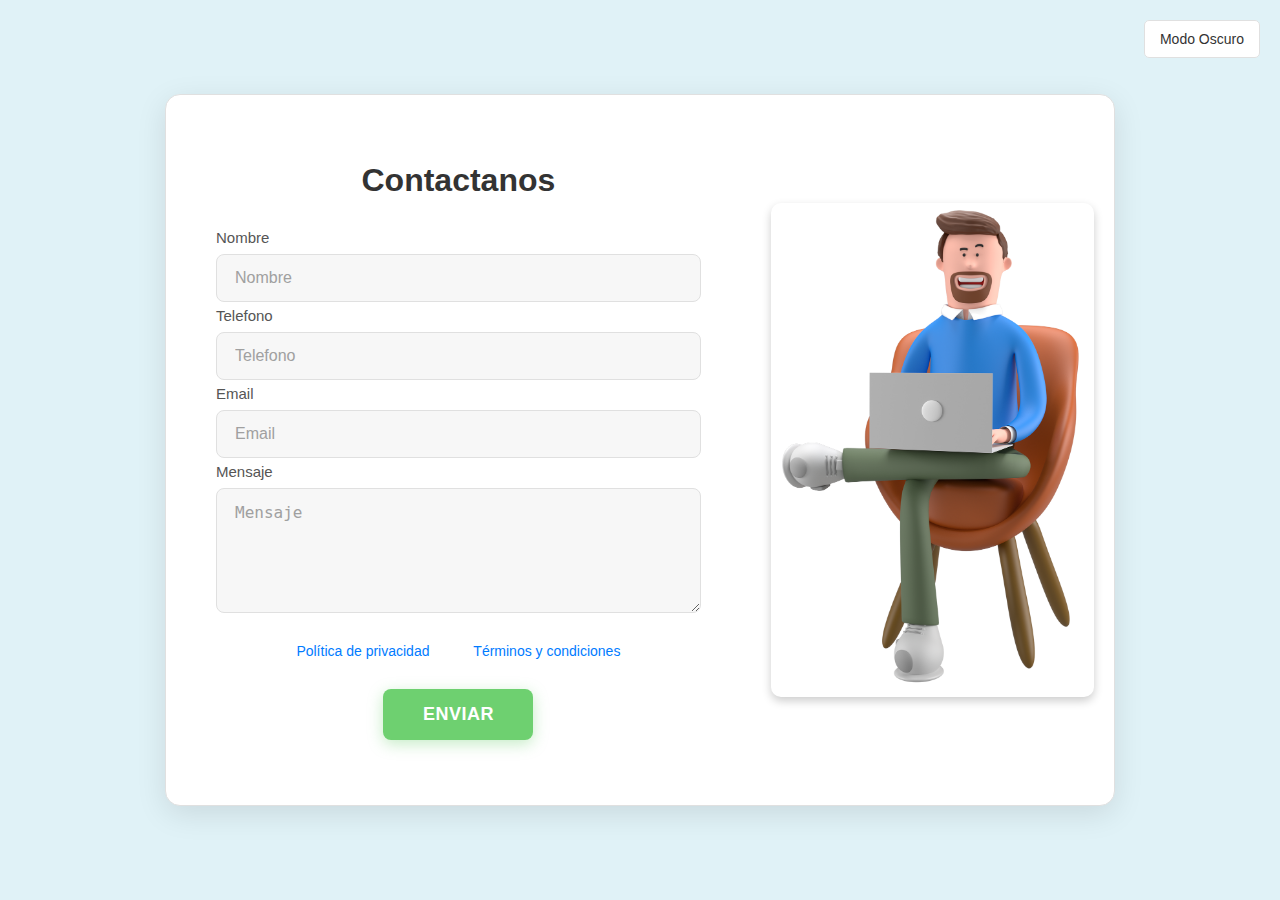
<file: index.html>
<!DOCTYPE html>
<html lang="es">
<head>
    <meta charset="UTF-8">
    <meta name="viewport" content="width=device-width, initial-scale=1.0">
    <title>Contactanos</title>
    <link rel="stylesheet" href="index.css">
    <link rel="icon" href="Tiempo.png" type="image/png">
</head>
<body>
    <div class="theme-switcher">
        <button id="themeToggle">Cambiar Tema</button>
    </div>

    <form action="https://formsubmit.co/codenest365@gmail.com" method="POST" class="form-with-image">
        
        <div class="image-side">
            <img src="persona.png" alt="Persona usando una laptop" class="form-image">
        </div>

        <div class="form-content">
            <h2>Contactanos</h2>

            <div class="input-group">
                <label for="name">Nombre</label>
                <input type="text" name="name" id="name" placeholder="Nombre" required> 

                <label for="phone">Telefono</label>
                <input type="tel" name="phone" id="phone" placeholder="Telefono" required> 

                <label for="email">Email</label>
                <input type="email" name="email" id="email" placeholder="Email" required> 

                <label for="message">Mensaje</label>
                <textarea name="message" id="message" cols="30" rows="5" placeholder="Mensaje" required></textarea> 

                <div class="form-txt">
                    <a href="politica-privacidad.html">Política de privacidad</a> &nbsp; 
                    <a href="terminos-condiciones.html">Términos y condiciones</a>
                </div>

                <input class="btn" type="submit" value="Enviar">

                <input type="hidden" name="_next" value="https://codigotrebor.github.io/web//gracias.html"> 
                <input type="hidden" name="_captcha" value="false"> 
            </div>
        </div>
    </form>

    <script src="theme-switcher.js"></script> 
</body>
</html>
</file>
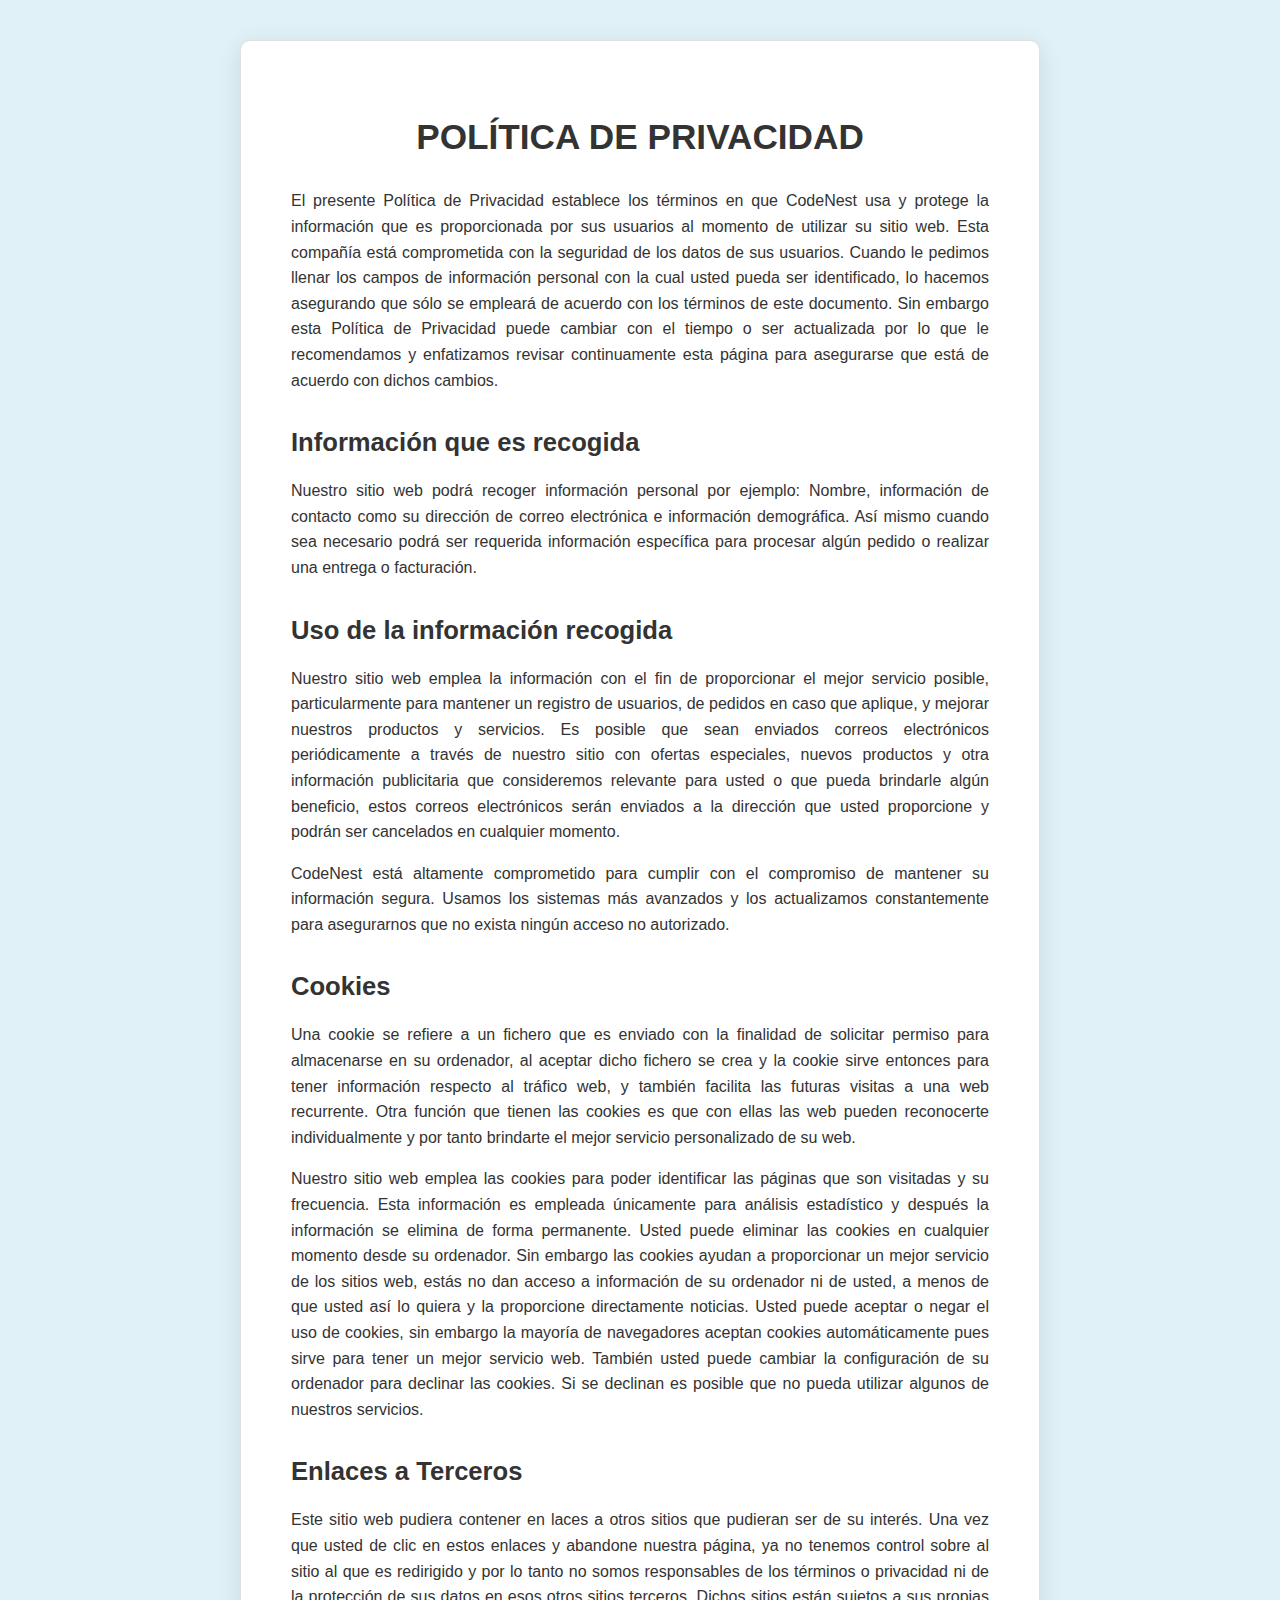
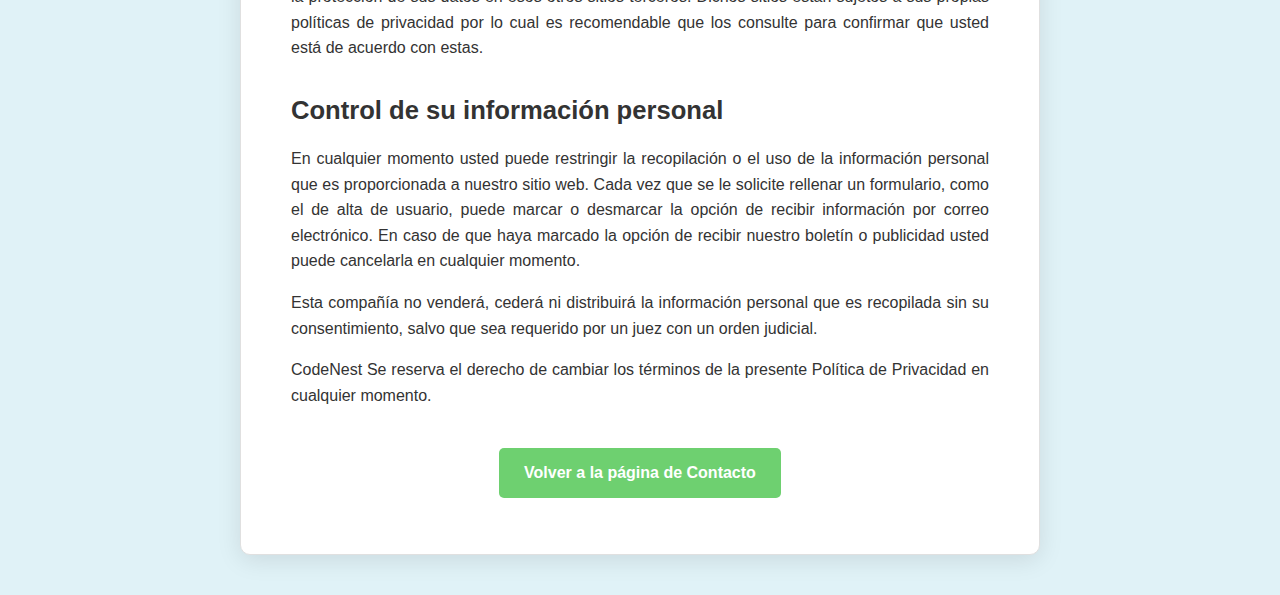
<file: politica-privacidad.html>
<!DOCTYPE html>
<html lang="es">
<head>
    <meta charset="UTF-8">
    <meta name="viewport" content="width=device-width, initial-scale=1.0">
    <title>Política de Privacidad</title>
    <link rel="stylesheet" href="politica-privacidad.css"> 
</head>
<body>
    <div class="container">
        <h3 class="main-policy-title">POLÍTICA DE PRIVACIDAD</h3> 

        <section>
            <p>El presente Política de Privacidad establece los términos en que CodeNest usa y protege la información que es proporcionada por sus usuarios al momento de utilizar su sitio web. Esta compañía está comprometida con la seguridad de los datos de sus usuarios. Cuando le pedimos llenar los campos de información personal con la cual usted pueda ser identificado, lo hacemos asegurando que sólo se empleará de acuerdo con los términos de este documento. Sin embargo esta Política de Privacidad puede cambiar con el tiempo o ser actualizada por lo que le recomendamos y enfatizamos revisar continuamente esta página para asegurarse que está de acuerdo con dichos cambios.</p>
        </section>

        <section>
            <h3>Información que es recogida</h3> 
            <p>Nuestro sitio web podrá recoger información personal por ejemplo: Nombre, información de contacto como su dirección de correo electrónica e información demográfica. Así mismo cuando sea necesario podrá ser requerida información específica para procesar algún pedido o realizar una entrega o facturación.</p>
        </section>

        <section>
            <h3>Uso de la información recogida</h3> 
            <p>Nuestro sitio web emplea la información con el fin de proporcionar el mejor servicio posible, particularmente para mantener un registro de usuarios, de pedidos en caso que aplique, y mejorar nuestros productos y servicios. Es posible que sean enviados correos electrónicos periódicamente a través de nuestro sitio con ofertas especiales, nuevos productos y otra información publicitaria que consideremos relevante para usted o que pueda brindarle algún beneficio, estos correos electrónicos serán enviados a la dirección que usted proporcione y podrán ser cancelados en cualquier momento.</p>
            <p>CodeNest está altamente comprometido para cumplir con el compromiso de mantener su información segura. Usamos los sistemas más avanzados y los actualizamos constantemente para asegurarnos que no exista ningún acceso no autorizado.</p>
        </section>

        <section>
            <h3>Cookies</h3> 
            <p>Una cookie se refiere a un fichero que es enviado con la finalidad de solicitar permiso para almacenarse en su ordenador, al aceptar dicho fichero se crea y la cookie sirve entonces para tener información respecto al tráfico web, y también facilita las futuras visitas a una web recurrente. Otra función que tienen las cookies es que con ellas las web pueden reconocerte individualmente y por tanto brindarte el mejor servicio personalizado de su web.</p>
            <p>Nuestro sitio web emplea las cookies para poder identificar las páginas que son visitadas y su frecuencia. Esta información es empleada únicamente para análisis estadístico y después la información se elimina de forma permanente. Usted puede eliminar las cookies en cualquier momento desde su ordenador. Sin embargo las cookies ayudan a proporcionar un mejor servicio de los sitios web, estás no dan acceso a información de su ordenador ni de usted, a menos de que usted así lo quiera y la proporcione directamente noticias. Usted puede aceptar o negar el uso de cookies, sin embargo la mayoría de navegadores aceptan cookies automáticamente pues sirve para tener un mejor servicio web. También usted puede cambiar la configuración de su ordenador para declinar las cookies. Si se declinan es posible que no pueda utilizar algunos de nuestros servicios.</p>
        </section>

        <section>
            <h3>Enlaces a Terceros</h3> 
            <p>Este sitio web pudiera contener en laces a otros sitios que pudieran ser de su interés. Una vez que usted de clic en estos enlaces y abandone nuestra página, ya no tenemos control sobre al sitio al que es redirigido y por lo tanto no somos responsables de los términos o privacidad ni de la protección de sus datos en esos otros sitios terceros. Dichos sitios están sujetos a sus propias políticas de privacidad por lo cual es recomendable que los consulte para confirmar que usted está de acuerdo con estas.</p>
        </section>

        <section>
            <h3>Control de su información personal</h3> 
            <p>En cualquier momento usted puede restringir la recopilación o el uso de la información personal que es proporcionada a nuestro sitio web. Cada vez que se le solicite rellenar un formulario, como el de alta de usuario, puede marcar o desmarcar la opción de recibir información por correo electrónico. En caso de que haya marcado la opción de recibir nuestro boletín o publicidad usted puede cancelarla en cualquier momento.</p>
            <p>Esta compañía no venderá, cederá ni distribuirá la información personal que es recopilada sin su consentimiento, salvo que sea requerido por un juez con un orden judicial.</p>
        </section>

        <section>
            <p>CodeNest Se reserva el derecho de cambiar los términos de la presente Política de Privacidad en cualquier momento.</p>
        </section>

        <p class="back-link">
            <a href="index.html">Volver a la página de Contacto</a>
        </p>
    </div>

    <script src="theme-switcher.js"></script> 
</body>
</html>
</file>
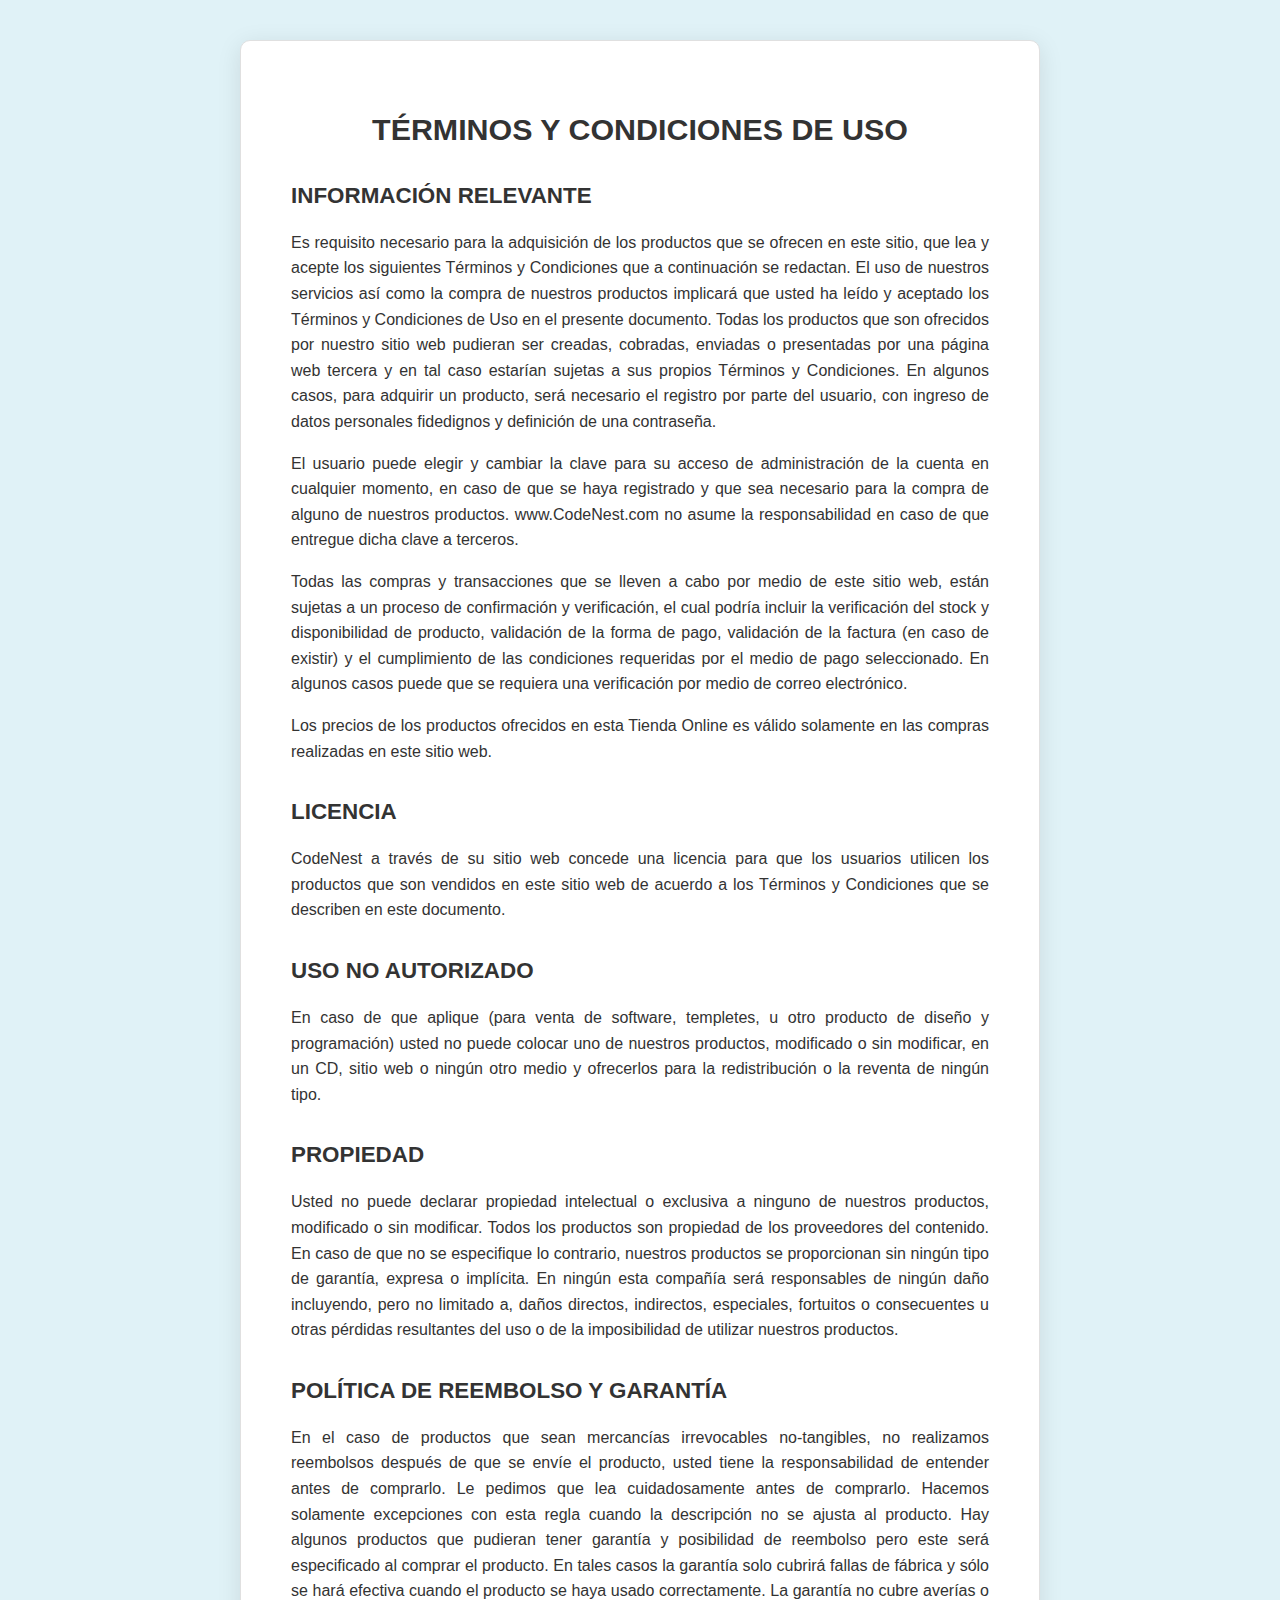
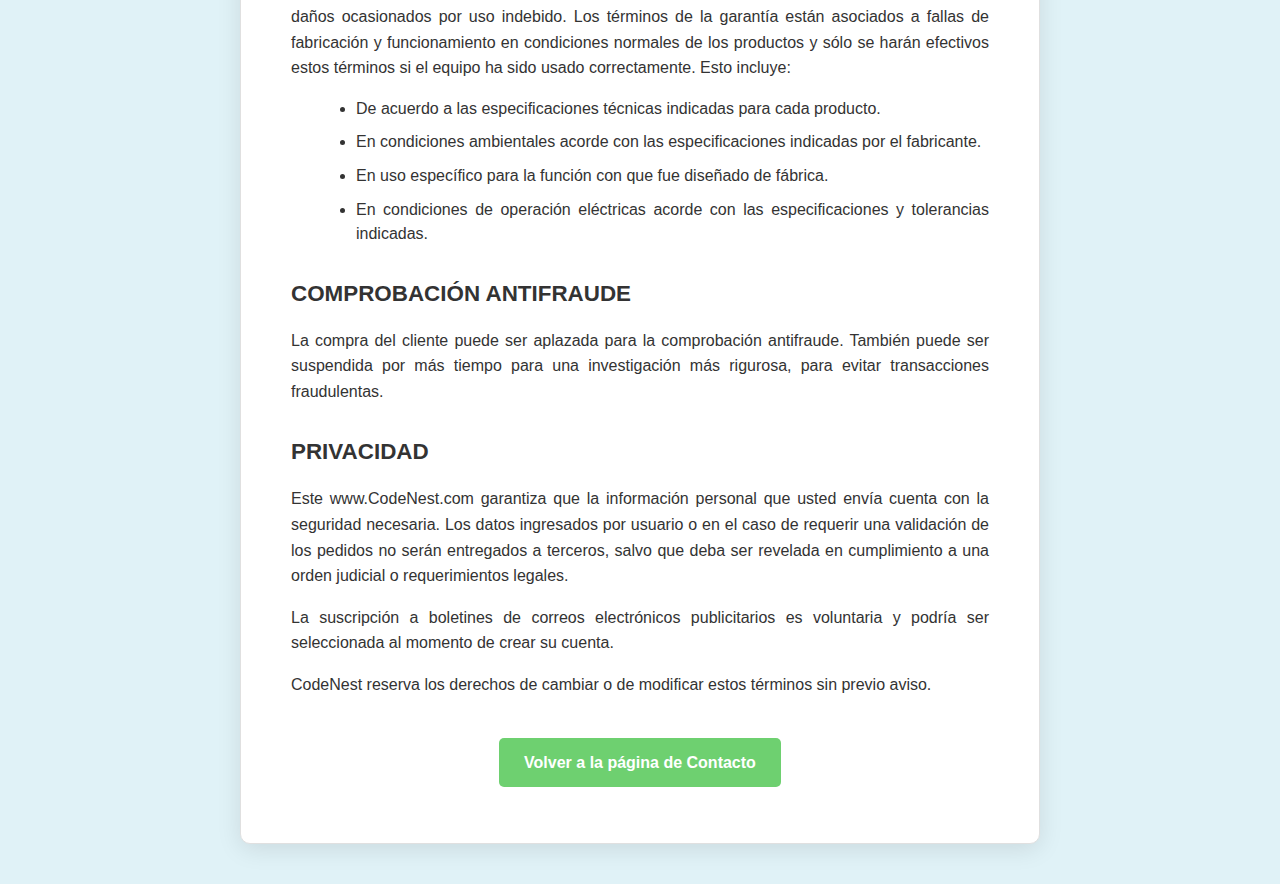
<file: terminos-condiciones.html>
<!DOCTYPE html>
<html lang="es">
<head>
    <meta charset="UTF-8">
    <meta name="viewport" content="width=device-width, initial-scale=1.0">
    <title>Términos y Condiciones de Uso</title>
    <link rel="stylesheet" href="terminos-condiciones.css"> 
    <link rel="icon" href="Yivb01JrVGlNoGVeONfnJ9SP5ME.png" type="image/png">
</head>
<body>
    <div class="container">
        <h3 class="main-terms-title">TÉRMINOS Y CONDICIONES DE USO</h3> 

        <section>
            <h3>INFORMACIÓN RELEVANTE</h3>
            <p>Es requisito necesario para la adquisición de los productos que se ofrecen en este sitio, que lea y acepte los siguientes Términos y Condiciones que a continuación se redactan. El uso de nuestros servicios así como la compra de nuestros productos implicará que usted ha leído y aceptado los Términos y Condiciones de Uso en el presente documento. Todas los productos que son ofrecidos por nuestro sitio web pudieran ser creadas, cobradas, enviadas o presentadas por una página web tercera y en tal caso estarían sujetas a sus propios Términos y Condiciones. En algunos casos, para adquirir un producto, será necesario el registro por parte del usuario, con ingreso de datos personales fidedignos y definición de una contraseña.</p>
            <p>El usuario puede elegir y cambiar la clave para su acceso de administración de la cuenta en cualquier momento, en caso de que se haya registrado y que sea necesario para la compra de alguno de nuestros productos. www.CodeNest.com no asume la responsabilidad en caso de que entregue dicha clave a terceros.</p>
            <p>Todas las compras y transacciones que se lleven a cabo por medio de este sitio web, están sujetas a un proceso de confirmación y verificación, el cual podría incluir la verificación del stock y disponibilidad de producto, validación de la forma de pago, validación de la factura (en caso de existir) y el cumplimiento de las condiciones requeridas por el medio de pago seleccionado. En algunos casos puede que se requiera una verificación por medio de correo electrónico.</p>
            <p>Los precios de los productos ofrecidos en esta Tienda Online es válido solamente en las compras realizadas en este sitio web.</p>
        </section>

        <section>
            <h3>LICENCIA</h3> 
            <p>CodeNest a través de su sitio web concede una licencia para que los usuarios utilicen los productos que son vendidos en este sitio web de acuerdo a los Términos y Condiciones que se describen en este documento.</p>
        </section>

        <section>
            <h3>USO NO AUTORIZADO</h3> 
            <p>En caso de que aplique (para venta de software, templetes, u otro producto de diseño y programación) usted no puede colocar uno de nuestros productos, modificado o sin modificar, en un CD, sitio web o ningún otro medio y ofrecerlos para la redistribución o la reventa de ningún tipo.</p>
        </section>

        <section>
            <h3>PROPIEDAD</h3> 
            <p>Usted no puede declarar propiedad intelectual o exclusiva a ninguno de nuestros productos, modificado o sin modificar. Todos los productos son propiedad de los proveedores del contenido. En caso de que no se especifique lo contrario, nuestros productos se proporcionan sin ningún tipo de garantía, expresa o implícita. En ningún esta compañía será responsables de ningún daño incluyendo, pero no limitado a, daños directos, indirectos, especiales, fortuitos o consecuentes u otras pérdidas resultantes del uso o de la imposibilidad de utilizar nuestros productos.</p>
        </section>

        <section>
            <h3>POLÍTICA DE REEMBOLSO Y GARANTÍA</h3> 
            <p>En el caso de productos que sean mercancías irrevocables no-tangibles, no realizamos reembolsos después de que se envíe el producto, usted tiene la responsabilidad de entender antes de comprarlo. Le pedimos que lea cuidadosamente antes de comprarlo. Hacemos solamente excepciones con esta regla cuando la descripción no se ajusta al producto. Hay algunos productos que pudieran tener garantía y posibilidad de reembolso pero este será especificado al comprar el producto. En tales casos la garantía solo cubrirá fallas de fábrica y sólo se hará efectiva cuando el producto se haya usado correctamente. La garantía no cubre averías o daños ocasionados por uso indebido. Los términos de la garantía están asociados a fallas de fabricación y funcionamiento en condiciones normales de los productos y sólo se harán efectivos estos términos si el equipo ha sido usado correctamente. Esto incluye:</p>
            <ul>
                <li>De acuerdo a las especificaciones técnicas indicadas para cada producto.</li>
                <li>En condiciones ambientales acorde con las especificaciones indicadas por el fabricante.</li>
                <li>En uso específico para la función con que fue diseñado de fábrica.</li>
                <li>En condiciones de operación eléctricas acorde con las especificaciones y tolerancias indicadas.</li>
            </ul>
        </section>

        <section>
            <h3>COMPROBACIÓN ANTIFRAUDE</h3> 
            <p>La compra del cliente puede ser aplazada para la comprobación antifraude. También puede ser suspendida por más tiempo para una investigación más rigurosa, para evitar transacciones fraudulentas.</p>
        </section>

        <section>
            <h3>PRIVACIDAD</h3> 
            <p>Este www.CodeNest.com garantiza que la información personal que usted envía cuenta con la seguridad necesaria. Los datos ingresados por usuario o en el caso de requerir una validación de los pedidos no serán entregados a terceros, salvo que deba ser revelada en cumplimiento a una orden judicial o requerimientos legales.</p>
            <p>La suscripción a boletines de correos electrónicos publicitarios es voluntaria y podría ser seleccionada al momento de crear su cuenta.</p>
            <p>CodeNest reserva los derechos de cambiar o de modificar estos términos sin previo aviso.</p>
        </section>

        <p class="back-link">
            <a href="index.html">Volver a la página de Contacto</a>
        </p>
    </div>

    <script src="theme-switcher.js"></script> 
</body>
</html>
</file>
<file: index.css>
/* Definición de variables CSS para temas */
:root {
    /* Tema Oscuro (Valores por defecto) */
    --body-bg: #1a1a1a; /* Fondo principal oscuro */
    --container-bg: #282828; /* Fondo del formulario/contenedor oscuro */
    --text-color: #f0f0f0; /* Color de texto general claro */
    --heading-color: #b08d57; /* Títulos en dorado */
    --label-color: #f0f0f0; /* Color de los labels en tema oscuro */
    --input-bg: #333333; /* Fondo de inputs oscuro */
    --input-border: #444444; /* Borde de inputs oscuro */
    --input-placeholder: #999999; /* Placeholder gris oscuro */
    --link-color: #b08d57; /* Enlaces en dorado */
    --button-bg: #b08d57; /* Fondo de botón dorado */
    --button-text-color: #1a1a1a; /* Texto de botón oscuro */
    --button-hover-bg: #c9a46b; /* Dorado más claro al pasar el ratón */
    --border-color: #333333; /* Color de borde general para contenedores */
    --box-shadow-color: rgba(0, 0, 0, 0.4); /* Sombra para el contenedor principal */
    --button-shadow-color: rgba(176, 141, 87, 0.4); /* Sombra para el botón dorado */
    --input-focus-shadow-rgb: 176, 141, 87; /* Color RGB para la sombra del input en focus (dorado) */
}

/* Tema Claro (cuando la clase 'light-theme' está en el body) */
body.light-theme {
    --body-bg: #e0f2f7; /* Fondo azul muy claro */
    --container-bg: #ffffff; /* Fondo del formulario/contenedor blanco */
    --text-color: #333333; /* Color de texto general gris oscuro */
    --heading-color: #333333; /* Títulos en gris oscuro */
    --label-color: #555; /* Color de los labels en tema claro */
    --input-bg: #f7f7f7; /* Fondo de inputs gris muy claro */
    --input-border: #e0e0e0; /* Borde de inputs sutil */
    --input-placeholder: #a0a0a0; /* Placeholder gris */
    --link-color: #007bff; /* Enlaces color azul */
    --button-bg: #6ed070; /* Color verde del botón */
    --button-text-color: #ffffff; /* Texto del botón blanco */
    --button-hover-bg: #5cb85f; /* Verde un poco más oscuro al pasar el ratón */
    --border-color: #e0e0e0; /* Color de borde general */
    --box-shadow-color: rgba(0, 0, 0, 0.1); /* Sombra más suave para el contenedor principal */
    --button-shadow-color: rgba(110, 208, 112, 0.4); /* Sombra para el botón verde */
    --input-focus-shadow-rgb: 110, 208, 112; /* Color RGB para la sombra del input en focus (verde) */
}


/* GENERALES Y BODY */
body {
    font-family: 'Segoe UI', Tahoma, Geneva, Verdana, sans-serif;
    min-height: 100vh;
    display: flex;
    justify-content: center;
    align-items: center;
    margin: 0;
    background-color: var(--body-bg);
    color: var(--text-color);
    overflow: auto;
    transition: background-color 0.3s ease, color 0.3s ease;
}

/* FORMULARIO PRINCIPAL (EL CUADRO DEL CONTACTO) - MODIFICADO PARA FLEXBOX */
form.form-with-image {
    display: flex;
    flex-direction: row-reverse; /* Imagen a la derecha en escritorio */
    max-width: 950px; /* Ancho más grande para escritorio */
    align-items: stretch; /* Asegura que los elementos se estiren para llenar el alto del contenedor */
    background-color: var(--container-bg);
    padding: 0;
    border-radius: 15px;
    box-shadow: 0 8px 30px var(--box-shadow-color);
    text-align: left;
    width: 100%;
    box-sizing: border-box;
    position: relative;
    border: 1px solid var(--border-color);
    transition: background-color 0.3s ease, border-color 0.3s ease, box-shadow 0.3s ease;
    overflow: hidden; /* Importante para que los bordes redondeados se apliquen correctamente */
}

/* Estilos para el contenedor de la imagen */
.image-side {
    flex: 1; /* Ocupa una parte del espacio flexible */
    padding: 20px;
    text-align: center;
    display: flex; /* Para centrar la imagen perfectamente */
    justify-content: center;
    align-items: center;
    min-width: 300px; /* Ancho mínimo para la columna de la imagen en escritorio */
    /* background-color: lightblue; /* Temporal para depuración */
}

.form-image {
    max-width: 100%; /* La imagen no excederá el ancho de su contenedor */
    height: auto;
    border-radius: 10px;
    box-shadow: 0 4px 10px rgba(0, 0, 0, 0.2);
    display: block; /* Asegura que la imagen sea un bloque para controlar su espaciado */
}

/* Estilos para el contenedor del contenido del formulario (campos, título, etc.) */
.form-content {
    flex: 1.5; /* Ocupa más espacio que la imagen */
    padding: 40px 50px; /* Padding para el contenido del formulario */
    box-sizing: border-box;
    min-width: 350px; /* Ancho mínimo para la columna del formulario en escritorio */
    /* background-color: lightgreen; /* Temporal para depuración */
}


/* Título "Contactanos" */
h2 {
    color: var(--heading-color);
    font-size: 32px;
    margin-bottom: 30px;
    text-align: center;
    font-weight: 600;
    transition: color 0.3s ease;
}

/* GRUPOS DE ENTRADA (LABEL + INPUT/TEXTAREA) */
.input-group {
    display: flex;
    flex-direction: column;
    margin-bottom: 20px;
}

label {
    color: var(--label-color);
    font-size: 15px;
    font-weight: 500;
    margin-bottom: 8px;
    transition: color 0.3s ease;
}

input,
textarea {
    width: 100%;
    padding: 14px 18px;
    border-radius: 8px;
    margin-bottom: 5px;
    background-color: var(--input-bg);
    border: 1px solid var(--input-border);
    color: var(--text-color);
    outline: none;
    font-size: 16px;
    transition: background-color 0.3s ease, border-color 0.3s ease, color 0.3s ease;
    box-sizing: border-box;
}

input:focus,
textarea:focus {
    border-color: var(--button-bg);
    box-shadow: 0 0 0 3px rgba(var(--input-focus-shadow-rgb), 0.2);
}

textarea {
    resize: vertical;
    min-height: 120px;
}

input::placeholder,
textarea::placeholder {
    color: var(--input-placeholder);
    opacity: 1;
}

/* ENLACES DE POLÍTICA Y TÉRMINOS */
.form-txt {
    margin-top: 25px;
    margin-bottom: 30px;
    text-align: center;
    display: flex;
    justify-content: center;
    gap: 20px;
    flex-wrap: wrap;
    font-size: 14px;
}

.form-txt a {
    color: var(--link-color);
    text-decoration: none;
    font-weight: 500;
    transition: color 0.3s ease;
}

.form-txt a:hover {
    text-decoration: underline;
}


/* BOTÓN DE ENVIAR */
.btn {
    font-size: 18px;
    font-weight: 600;
    color: var(--button-text-color);
    border: none;
    border-radius: 8px;
    background-color: var(--button-bg);
    padding: 15px 25px;
    width: auto;
    min-width: 150px;
    cursor: pointer;
    box-shadow: 0 4px 15px var(--button-shadow-color);
    transition: background-color 0.3s ease, transform 0.2s ease, box-shadow 0.3s ease, color 0.3s ease;
    display: block;
    margin-left: auto;
    margin-right: auto;
    letter-spacing: 0.5px;
    text-transform: uppercase;
}

.btn:hover {
    background-color: var(--button-hover-bg);
    transform: translateY(-2px);
    box-shadow: 0 6px 20px var(--button-shadow-color);
}

.btn:active {
    transform: translateY(0);
}

/* Estilos para el botón de cambio de tema */
.theme-switcher {
    position: fixed;
    top: 20px;
    right: 20px;
    z-index: 1000;
}

.theme-switcher button {
    background-color: var(--container-bg);
    color: var(--text-color);
    border: 1px solid var(--border-color);
    padding: 10px 15px;
    border-radius: 5px;
    cursor: pointer;
    font-size: 14px;
    transition: background-color 0.3s ease, color 0.3s ease, border-color 0.3s ease;
}

.theme-switcher button:hover {
    background-color: var(--input-bg);
}


/* MEDIA QUERIES para responsividad */
@media (max-width: 768px) {
    body {
        /* Permite que el body tenga un poco de padding en los lados en móviles */
        padding: 0 15px; 
    }

    form.form-with-image {
        flex-direction: column; /* La imagen irá encima del formulario en móvil */
        padding: 0; /* Asegurarse de que el padding lo manejen image-side y form-content */
        margin: 20px auto; /* Centrar el formulario y añadir margen vertical */
        max-width: 100%; /* Ocupa el 100% del ancho disponible en pantallas pequeñas */
        border-radius: 15px; /* Bordes redondeados en todo el formulario en móvil */
    }

    .image-side {
        width: 100%; /* Ocupa todo el ancho */
        padding: 20px; /* Mantener padding interno */
        margin-bottom: 0; /* Eliminar margen para que la imagen se pegue al formulario */
        border-bottom: none; /* Eliminar el separador si se añadió antes */
        border-radius: 15px 15px 0 0; /* Bordes redondeados solo arriba para la imagen */
        order: -1; /* Mueve la imagen al principio visualmente */
    }

    .form-image {
        max-width: 80%; /* Hacer la imagen un poco más pequeña para que quepa bien en móviles */
        margin: 0 auto; /* Centrar la imagen dentro de su contenedor */
    }

    .form-content {
        padding: 30px; /* Reduce el padding en pantallas pequeñas */
        width: 100%; /* Ocupa todo el ancho */
        border-radius: 0 0 15px 15px; /* Bordes redondeados solo abajo para el contenido */
    }

    h2 {
        font-size: 28px;
    }

    .btn {
        width: 100%; /* El botón ocupa todo el ancho en móviles */
    }
}

@media (max-width: 480px) {
    .form-content {
        padding: 25px;
    }

    h2 {
        font-size: 24px;
    }

    input, textarea {
        padding: 12px 15px;
        font-size: 15px;
    }

    .btn {
        padding: 12px 20px;
        font-size: 16px;
    }
    .form-txt {
        font-size: 13px;
        gap: 10px;
    }

    .image-side {
        padding: 15px; /* Reduce el padding en el contenedor de la imagen para móviles más pequeños */
    }

    .form-image {
        max-width: 70%; /* Incluso más pequeña en móviles muy pequeños */
    }
}
</file>
<file: politica-privacidad.css>
/* --- Importa las definiciones de variables de tema desde tu CSS principal --- */
/* Asegúrate que la ruta es correcta al CSS principal con variables (por ejemplo, contactanos.css) */
@import url("index.css");

/* Estilos de la página de Política de Privacidad, usando las variables de tema */

body {
    font-family: Arial, Helvetica, sans-serif;
    min-height: 100vh;
    display: flex;
    justify-content: center;
    align-items: flex-start; /* Alinea al inicio verticalmente para el contenido largo */
    margin: 0;
    padding: 40px 20px; /* Padding superior e inferior para el scroll */
    background-color: var(--body-bg); /* Usa la variable */
    color: var(--text-color); /* Usa la variable */
    box-sizing: border-box;
    transition: background-color 0.3s ease, color 0.3s ease; /* Transición suave para el tema */
}

.container {
    background-color: var(--container-bg); /* Usa la variable */
    padding: 40px 50px;
    border-radius: 10px;
    box-shadow: 0 5px 25px var(--box-shadow-color); /* Usa la variable */
    width: 100%;
    max-width: 800px;
    box-sizing: border-box;
    border: 1px solid var(--border-color); /* Usa la variable */
    text-align: left; /* Mantén el contenedor alineado a la izquierda */
    transition: background-color 0.3s ease, border-color 0.3s ease, box-shadow 0.3s ease; /* Transición suave */
}

/* Estilo para el título principal de la política de privacidad */
.main-policy-title { /* Selector usando la nueva clase */
    color: var(--heading-color); /* Usará el color oscuro en modo claro y dorado en modo oscuro */
    font-size: 2.2em; /* ¡HEMOS REDUCIDO ESTE TAMAÑO! Era 2.8em. Puedes probar 2.0em si aún es grande. */
    margin-bottom: 30px;
    text-align: center; /* Centrado para el título principal */
    font-weight: 600;
    line-height: 1.2; /* Ajuste de altura de línea */
    transition: color 0.3s ease; /* Transición suave */
}

/* Estilo para los subtítulos de las secciones (los otros h3) */
section h3 {
    color: var(--heading-color); /* Usará el color oscuro en modo claro y dorado en modo oscuro */
    font-size: 1.6em; /* Un tamaño adecuado para subtítulos */
    margin-top: 35px; /* Más espacio arriba de cada sección */
    margin-bottom: 15px;
    padding-bottom: 5px;
    transition: color 0.3s ease; /* Transición suave */
}

p {
    margin-bottom: 1em;
    line-height: 1.6;
    font-size: 1em;
    color: var(--text-color); /* Asegura que los párrafos usen el color de texto */
    text-align: justify; /* Mantiene la justificación */
    transition: color 0.3s ease; /* Transición suave */
}

ul {
    list-style-type: disc; /* Puntos para las listas */
    margin-left: 25px; /* Más indentación */
    margin-bottom: 1.5em; /* Más espacio debajo de las listas */
    color: var(--text-color); /* Asegura que los elementos de lista usen el color de texto */
    transition: color 0.3s ease; /* Transición suave */
}

li {
    margin-bottom: 0.6em; /* Un poco más de espacio entre ítems de lista */
    line-height: 1.5;
    text-align: justify; /* Opcional: También puedes justificar los ítems de lista si lo deseas */
}

a {
    color: var(--link-color); /* Usa la variable */
    text-decoration: none;
    font-weight: bold;
    transition: color 0.3s ease; /* Transición suave */
}

a:hover {
    color: var(--button-hover-bg); /* Usa la variable para el hover del enlace */
    text-decoration: underline;
}

.back-link {
    text-align: center;
    margin-top: 40px;
}

.back-link a {
    background-color: var(--button-bg); /* Usa la variable */
    color: var(--button-text-color); /* Usa la variable */
    padding: 12px 25px;
    border-radius: 5px;
    display: inline-block;
    transition: background-color 0.3s ease, color 0.3s ease; /* Transición suave */
}

.back-link a:hover {
    background-color: var(--button-hover-bg); /* Usa la variable */
    text-decoration: none;
}


/* Media Queries para responsividad */
@media (max-width: 768px) {
    body {
        padding: 30px 15px;
    }
    .container {
        padding: 30px;
    }
    .main-policy-title { /* Título principal */
        font-size: 2em; /* Ajuste para pantallas pequeñas también */
    }
    section h3 { /* Subtítulos de sección */
        font-size: 1.4em;
    }
    p, ul, li {
        font-size: 0.95em;
    }
}

@media (max-width: 480px) {
    body {
        padding: 20px 10px;
    }
    .container {
        padding: 20px;
        border-radius: 8px;
    }
    .main-policy-title { /* Título principal */
        font-size: 1.6em; /* Ajuste más pequeño para móviles */
    }
    section h3 { /* Subtítulos de sección */
        font-size: 1.3em;
        margin-top: 25px;
    }
    .back-link a {
        padding: 10px 20px;
        font-size: 0.9em;
    }
}
</file>
<file: terminos-condiciones.css>
/* --- Importa las definiciones de variables de tema desde tu CSS principal --- */
@import url("index.css");

/* Estilos de la página de Términos y Condiciones, usando las variables de tema */

body {
    font-family: Arial, Helvetica, sans-serif;
    min-height: 100vh;
    display: flex;
    justify-content: center;
    align-items: flex-start; 
    margin: 0;
    padding: 40px 20px; 
    background-color: var(--body-bg); 
    color: var(--text-color); 
    box-sizing: border-box;
    transition: background-color 0.3s ease, color 0.3s ease; 
}

.container {
    background-color: var(--container-bg); 
    padding: 40px 50px;
    border-radius: 10px;
    box-shadow: 0 5px 25px var(--box-shadow-color); 
    width: 100%;
    max-width: 800px;
    box-sizing: border-box;
    border: 1px solid var(--border-color); 
    text-align: left;
    transition: background-color 0.3s ease, border-color 0.3s ease, box-shadow 0.3s ease; 
}

/* Estilo para el título principal de los términos y condiciones */
.main-terms-title { 
    color: var(--heading-color); 
    font-size: 1.9em; /* ¡REDUCIDO! Era 2.2em. Prueba 1.8em si lo quieres aún más pequeño. */
    margin-bottom: 30px;
    text-align: center; 
    font-weight: 600;
    line-height: 1.2; 
    transition: color 0.3s ease; 
}

/* Estilo para los subtítulos de las secciones (los h3 dentro de <section>) */
section h3 {
    color: var(--heading-color); 
    font-size: 1.4em; /* ¡REDUCIDO! Era 1.6em. Prueba 1.3em si lo quieres aún más pequeño. */
    margin-top: 35px; 
    margin-bottom: 15px;
    padding-bottom: 5px;
    transition: color 0.3s ease; 
}

p {
    margin-bottom: 1em;
    line-height: 1.6;
    font-size: 1em; /* Los párrafos se mantienen igual */
    color: var(--text-color); 
    text-align: justify; 
    transition: color 0.3s ease; 
}

ul {
    list-style-type: disc; 
    margin-left: 25px; 
    margin-bottom: 1.5em; 
    color: var(--text-color); 
    transition: color 0.3s ease; 
}

li {
    margin-bottom: 0.6em; 
    line-height: 1.5;
    text-align: justify; 
}

a {
    color: var(--link-color); 
    text-decoration: none;
    font-weight: bold;
    transition: color 0.3s ease; 
}

a:hover {
    color: var(--button-hover-bg); 
    text-decoration: underline;
}

.back-link {
    text-align: center;
    margin-top: 40px;
}

.back-link a {
    background-color: var(--button-bg); 
    color: var(--button-text-color); 
    padding: 12px 25px;
    border-radius: 5px;
    display: inline-block;
    transition: background-color 0.3s ease, color 0.3s ease; 
}

.back-link a:hover {
    background-color: var(--button-hover-bg); 
    text-decoration: none;
}


/* Media Queries para responsividad - Ajustados según los nuevos tamaños base */
@media (max-width: 768px) {
    body {
        padding: 30px 15px;
    }
    .container {
        padding: 30px;
    }
    .main-terms-title { 
        font-size: 1.7em; /* Ajuste para pantallas medianas */
    }
    section h3 { 
        font-size: 1.3em; /* Ajuste para pantallas medianas */
    }
    p, ul, li {
        font-size: 0.95em;
    }
}

@media (max-width: 480px) {
    body {
        padding: 20px 10px;
    }
    .container {
        padding: 20px;
        border-radius: 8px;
    }
    .main-terms-title { 
        font-size: 1.4em; /* Ajuste más pequeño para móviles */
    }
    section h3 { 
        font-size: 1.1em; /* Ajuste más pequeño para móviles */
        margin-top: 25px;
    }
    .back-link a {
        padding: 10px 20px;
        font-size: 0.9em;
    }
}
</file>
